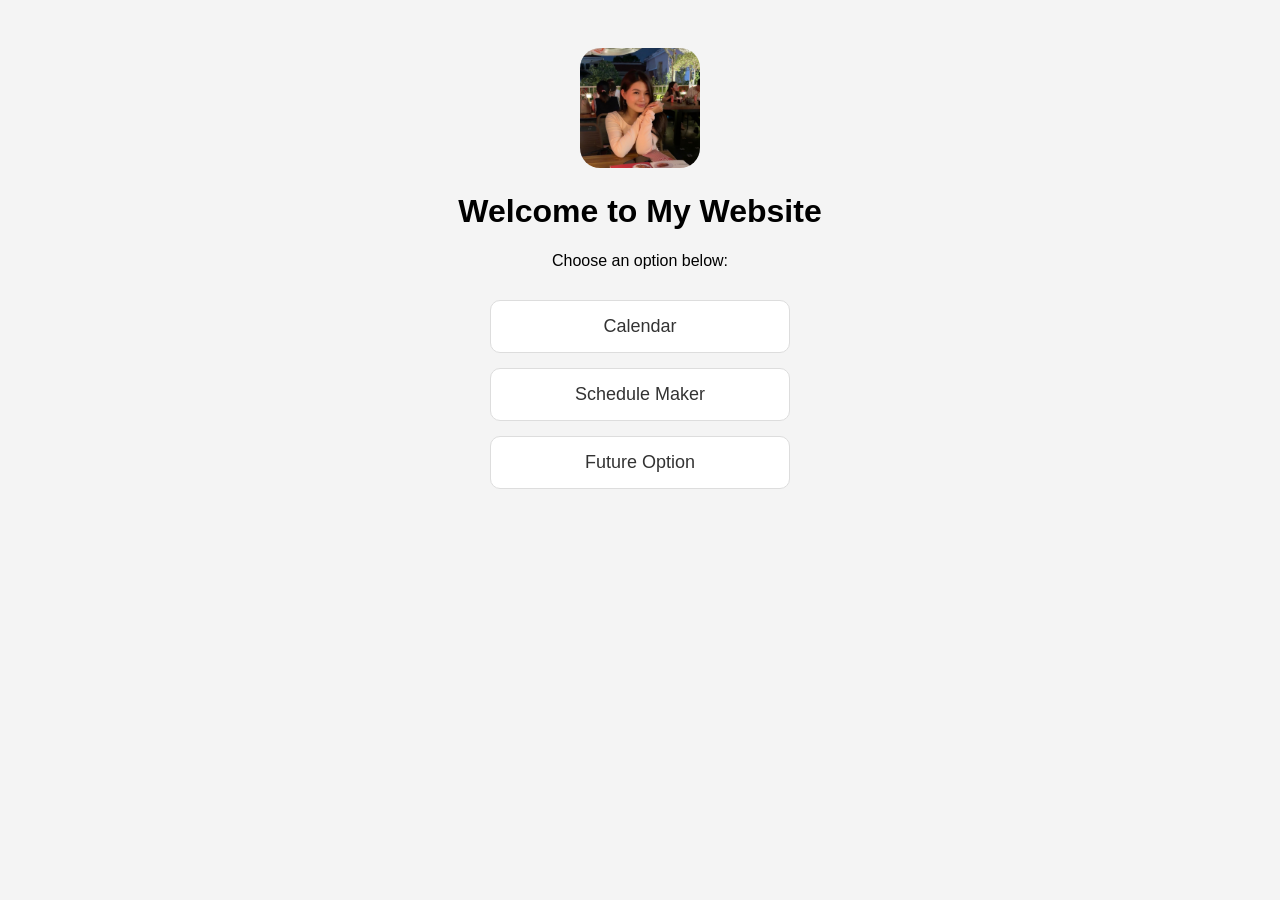
<file: index.html>
<!DOCTYPE html>
<html>
<head>
    <title>My Website Menu</title>
    <link rel="stylesheet" href="style.css">
</head>
<body class="menu-page">

    <img src="logo.png" alt="Website logo" class="menu-image">

    <h1>Welcome to My Website</h1>
    <p>Choose an option below:</p>

    <div class="menu">
    <a href="calendar.html" class="menu-button">Calendar</a>
    <a href="schedule.html" class="menu-button">Schedule Maker</a>
    <a href="#" class="menu-button">Future Option</a>
</div>

</body>
</html>
</file>
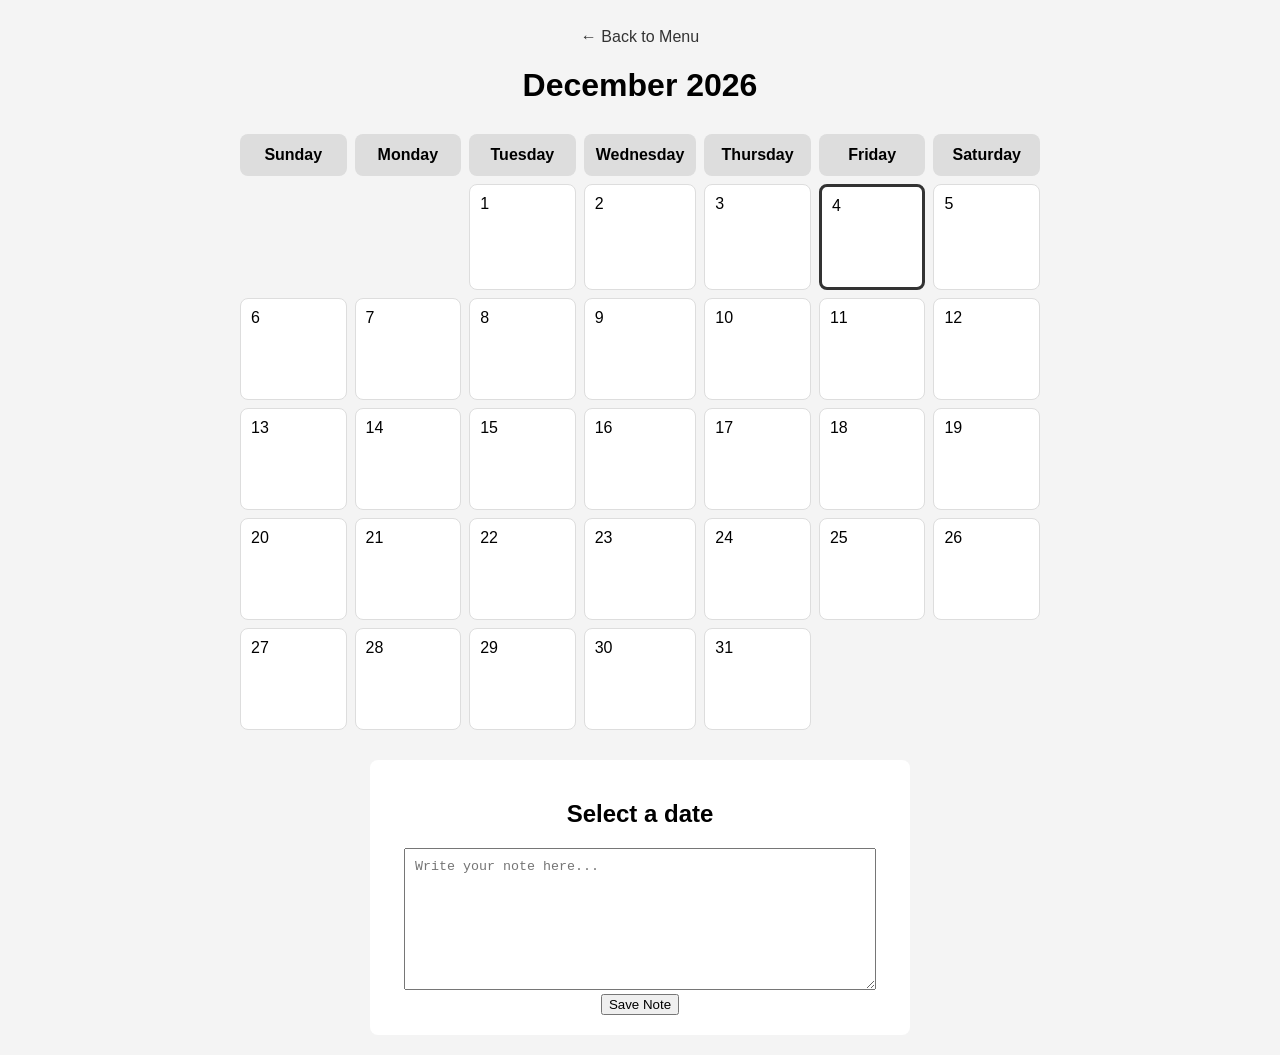
<file: calendar.html>
<!DOCTYPE html>
<html>
<head>
    <title>My Calendar</title>
    <link rel="stylesheet" href="style.css">
</head>
<body>
    <a href="index.html" class="back-button">← Back to Menu</a>

    <h1 id="calendarTitle">My Calendar</h1>

    <div id="calendar"></div>

    <div id="noteBox">
        <h2 id="selectedDate">Select a date</h2>
        <textarea id="noteInput" placeholder="Write your note here..."></textarea>
        <br>
        <button onclick="saveNote()">Save Note</button>
    </div>

    <script src="calendar.js"></script>
</body>
</html>
</file>
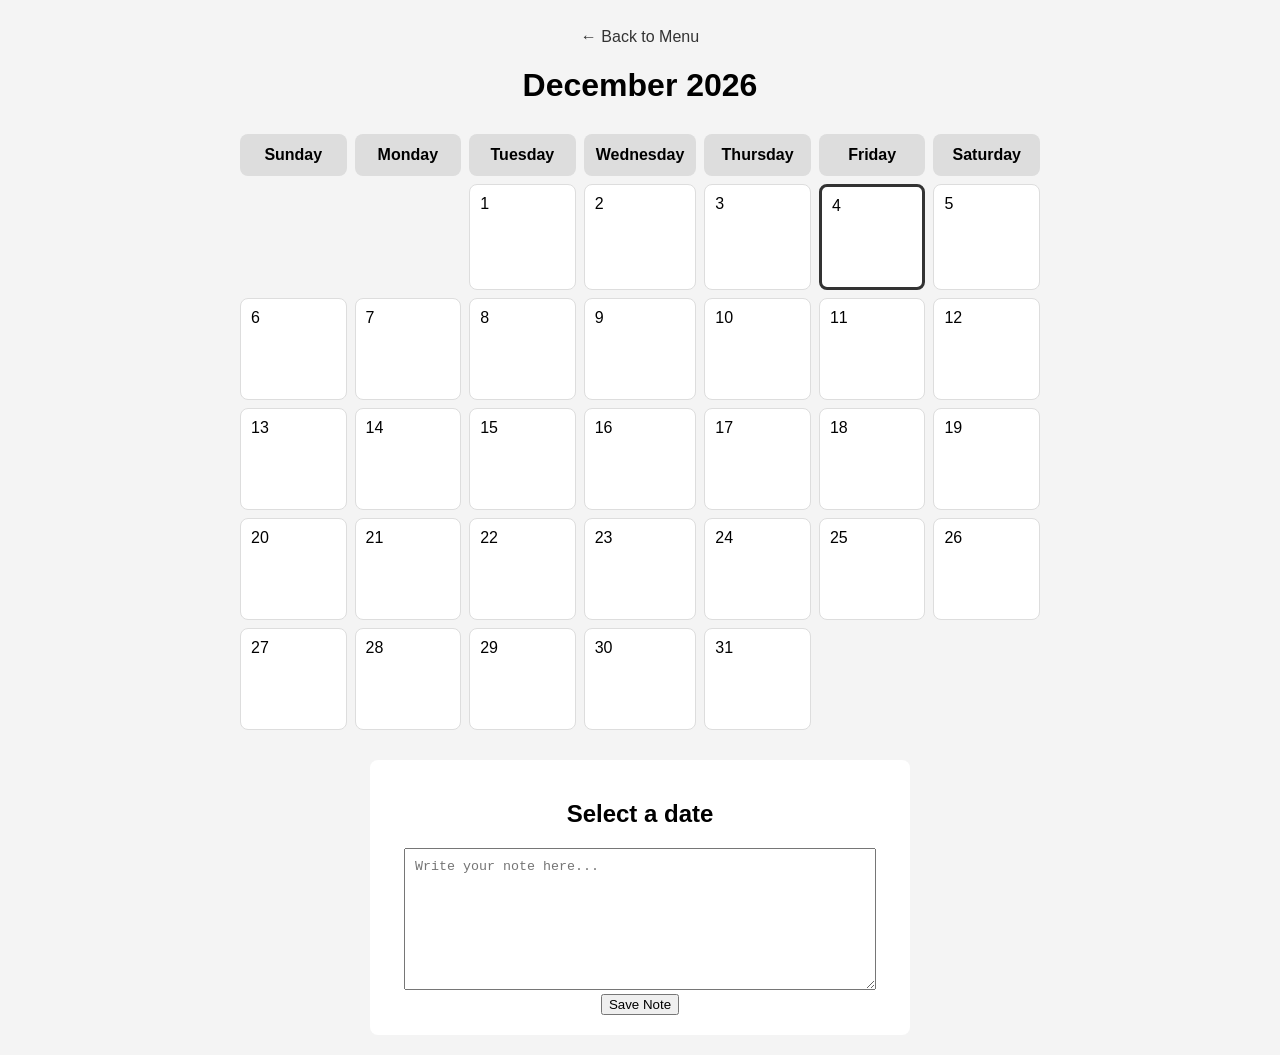
<file: calender.html>
<!DOCTYPE html>
<html>
<head>
    <title>My Calendar</title>
    <link rel="stylesheet" href="style.css">
</head>
<body>
    <a href="index.html" class="back-button">← Back to Menu</a>

    <h1 id="calendarTitle">My Calendar</h1>

    <div id="calendar"></div>

    <div id="noteBox">
        <h2 id="selectedDate">Select a date</h2>
        <textarea id="noteInput" placeholder="Write your note here..."></textarea>
        <br>
        <button onclick="saveNote()">Save Note</button>
    </div>

    <script src="script.js"></script>
</body>
</html>
</file>
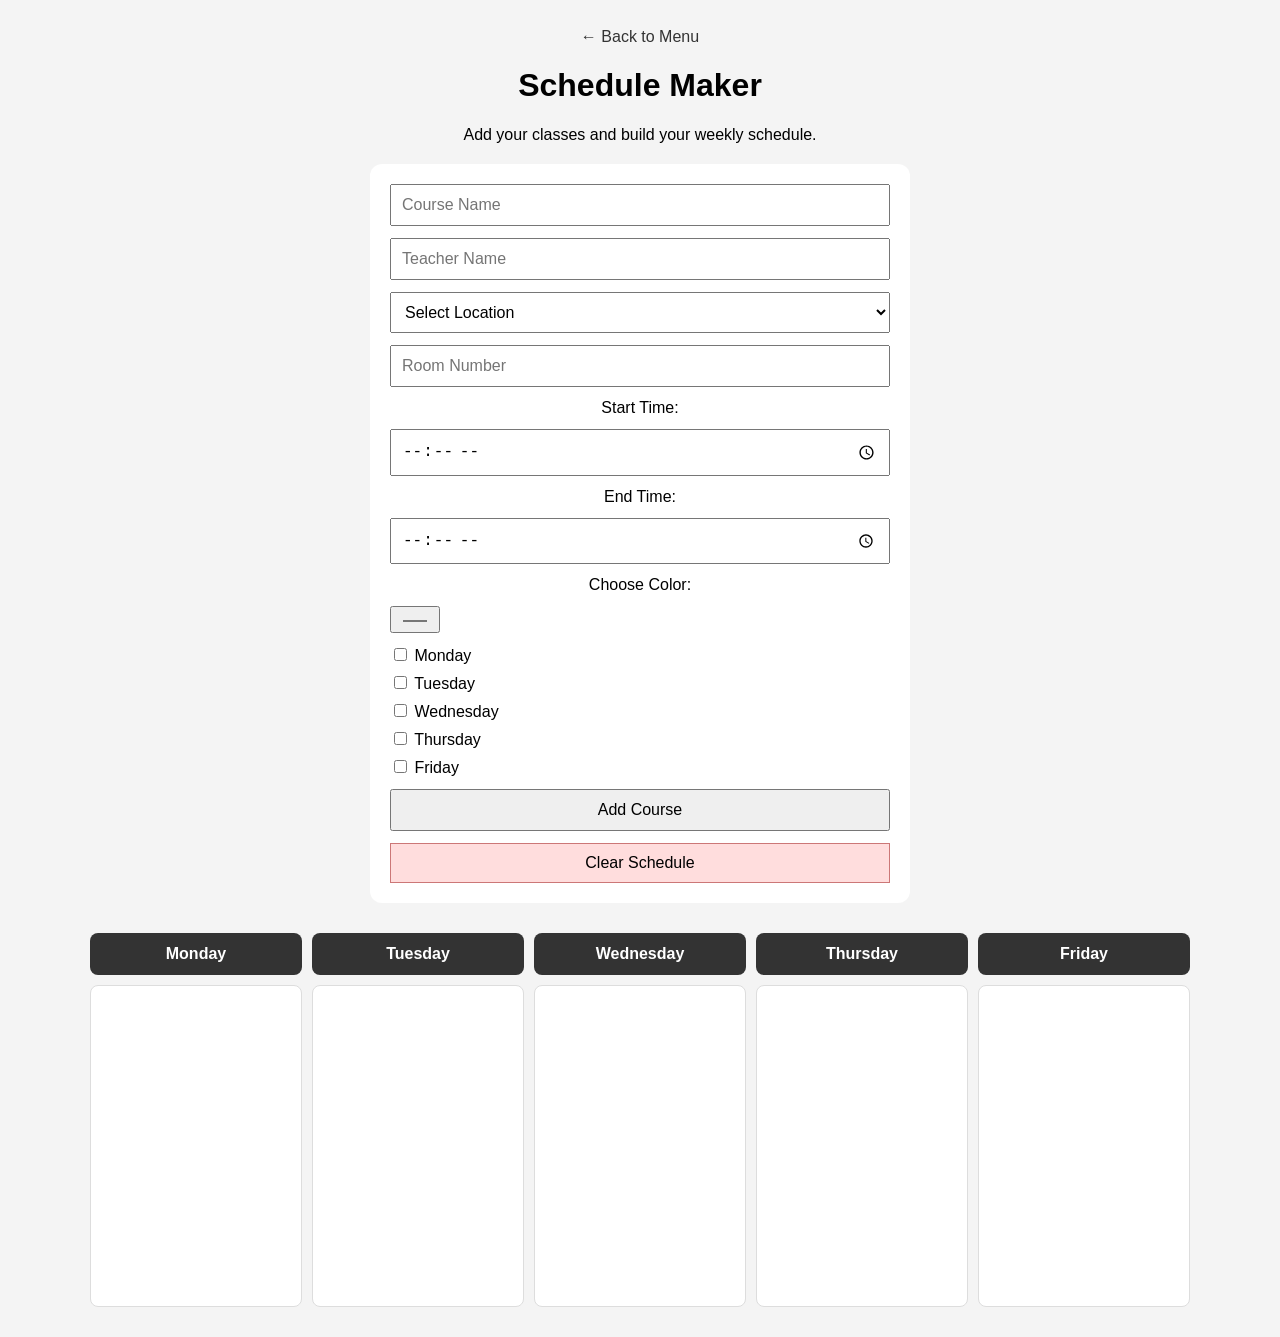
<file: schedule.html>
<!DOCTYPE html>
<html>
<head>
    <title>Schedule Maker</title>
    <link rel="stylesheet" href="style.css">
</head>
<body class="schedule-page">

    <a href="index.html" class="back-button">← Back to Menu</a>

    <h1>Schedule Maker</h1>
    <p>Add your classes and build your weekly schedule.</p>

    <div class="schedule-form">
        <input type="text" id="courseName" placeholder="Course Name">

        <input type="text" id="teacherName" placeholder="Teacher Name">

        <select id="location">
            <option value="">Select Location</option>
            <option value="Sheehan">Sheehan</option>
            <option value="Science & Tech">Science & Tech</option>
            <option value="Library">Library</option>
            <option value="Wellness Center">Wellness Center</option>
        </select>

        <input type="text" id="roomNumber" placeholder="Room Number">

        <label>Start Time:</label>
        <input type="time" id="startTime">

        <label>End Time:</label>
        <input type="time" id="endTime">

        <label>Choose Color:</label>
        <input type="color" id="courseColor" value="#8ecae6">

        <div class="day-checkboxes">
            <label><input type="checkbox" value="Monday"> Monday</label>
            <label><input type="checkbox" value="Tuesday"> Tuesday</label>
            <label><input type="checkbox" value="Wednesday"> Wednesday</label>
            <label><input type="checkbox" value="Thursday"> Thursday</label>
            <label><input type="checkbox" value="Friday"> Friday</label>
        </div>

        <button onclick="addCourse()">Add Course</button>
        <button onclick="clearSchedule()" class="delete-button">Clear Schedule</button>
    </div>

    <div class="schedule-grid">
        <div class="schedule-header">Monday</div>
        <div class="schedule-header">Tuesday</div>
        <div class="schedule-header">Wednesday</div>
        <div class="schedule-header">Thursday</div>
        <div class="schedule-header">Friday</div>

        <div id="Monday" class="schedule-day"></div>
        <div id="Tuesday" class="schedule-day"></div>
        <div id="Wednesday" class="schedule-day"></div>
        <div id="Thursday" class="schedule-day"></div>
        <div id="Friday" class="schedule-day"></div>
    </div>

    <script src="schedule.js"></script>
</body>
</html>
</file>
<file: style.css>
body {
    font-family: Arial, sans-serif;
    text-align: center;
    background-color: #f4f4f4;
}

#calendar {
    display: grid;
    grid-template-columns: repeat(7, 1fr);
    gap: 8px;
    max-width: 800px;
    margin: 30px auto;
}

.weekday {
    font-weight: bold;
    background: #ddd;
    padding: 12px;
    border-radius: 8px;
}

.day {
    background: white;
    min-height: 80px;
    padding: 10px;
    border-radius: 8px;
    cursor: pointer;
    border: 1px solid #ddd;
    text-align: left;
}

.day:hover {
    background: #e8f0ff;
}

.empty {
    background: transparent;
    border: none;
}

.today {
    border: 3px solid #333;
}

.has-note {
    background: #fff3b0;
}

#noteBox {
    background: white;
    max-width: 500px;
    margin: 20px auto;
    padding: 20px;
    border-radius: 8px;
}

textarea {
    width: 90%;
    height: 120px;
    padding: 10px;
}

.back-button {
    display: inline-block;
    margin-top: 20px;
    text-decoration: none;
    color: #333;
}
.menu-image {
    width: 180px;
    height: auto;
    margin-top: 40px;
    border-radius: 20px;
}
.menu-page {
    font-family: "Trebuchet MS", Arial, sans-serif;
    text-align: center;
    background-color: #f4f4f4;
}

.menu {
    display: flex;
    flex-direction: column;
    gap: 15px;
    max-width: 300px;
    margin: 30px auto;
}

.menu-button {
    text-decoration: none;
    background: white;
    padding: 15px;
    border-radius: 10px;
    border: 1px solid #ddd;
    color: #333;
    font-size: 18px;
}

.menu-button:hover {
    background: #e8f0ff;
}
.menu-image {
    width: 120px;
    height: auto;
}
.schedule-page {
    font-family: Arial, sans-serif;
    text-align: center;
    background-color: #f4f4f4;
}

.schedule-form {
    background: white;
    max-width: 500px;
    margin: 20px auto;
    padding: 20px;
    border-radius: 12px;
    display: flex;
    flex-direction: column;
    gap: 12px;
}

.schedule-form input,
.schedule-form select,
.schedule-form button {
    padding: 10px;
    font-size: 16px;
}

.day-checkboxes {
    display: flex;
    flex-direction: column;
    text-align: left;
    gap: 8px;
}

.schedule-grid {
    display: grid;
    grid-template-columns: repeat(5, 1fr);
    gap: 10px;
    max-width: 1100px;
    margin: 30px auto;
}

.schedule-header {
    background: #333;
    color: white;
    padding: 12px;
    border-radius: 8px;
    font-weight: bold;
}

.schedule-day {
    background: white;
    min-height: 300px;
    padding: 10px;
    border-radius: 8px;
    border: 1px solid #ddd;
}

.course-card {
    color: #111;
    padding: 12px;
    margin-bottom: 10px;
    border-radius: 8px;
    text-align: left;
    font-size: 14px;
}

.course-card button {
    margin-top: 8px;
    padding: 5px 8px;
    cursor: pointer;
}

.delete-button {
    background: #ffdddd;
    border: 1px solid #cc7777;
}
</file>
